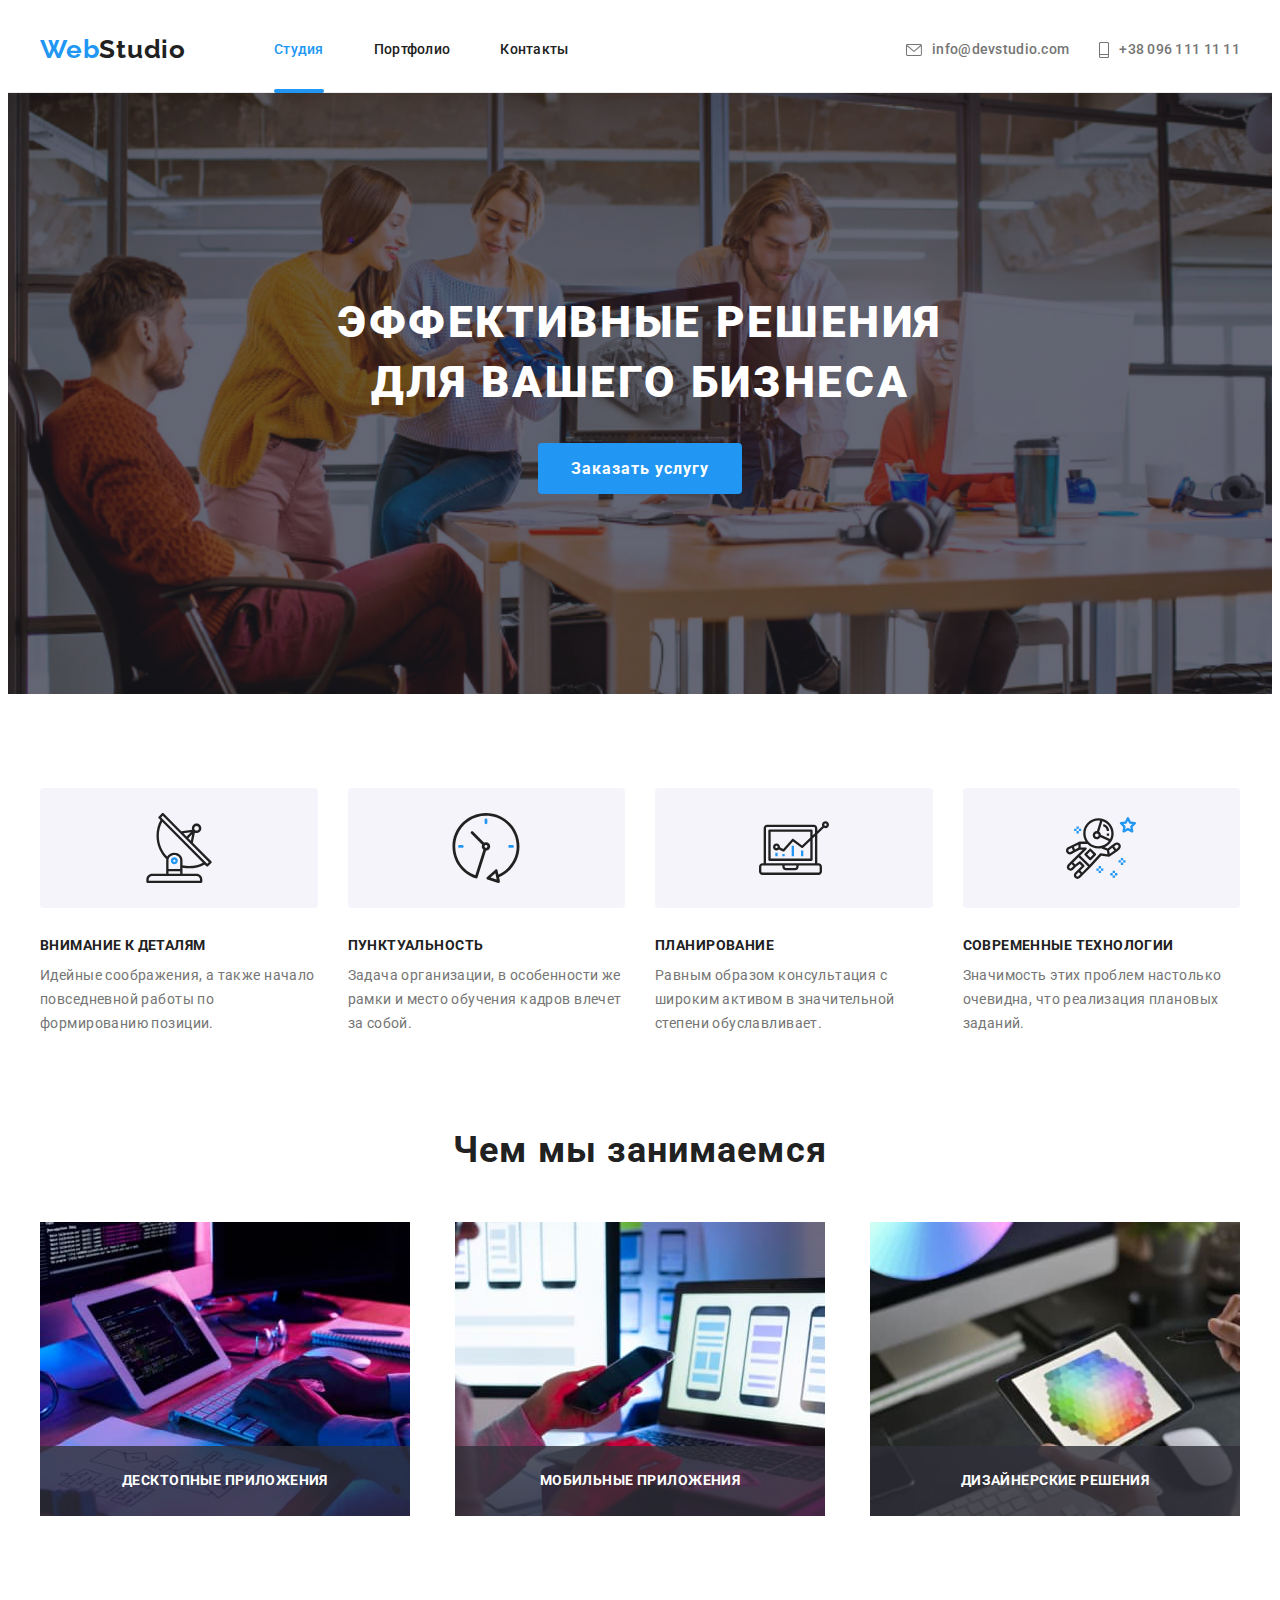
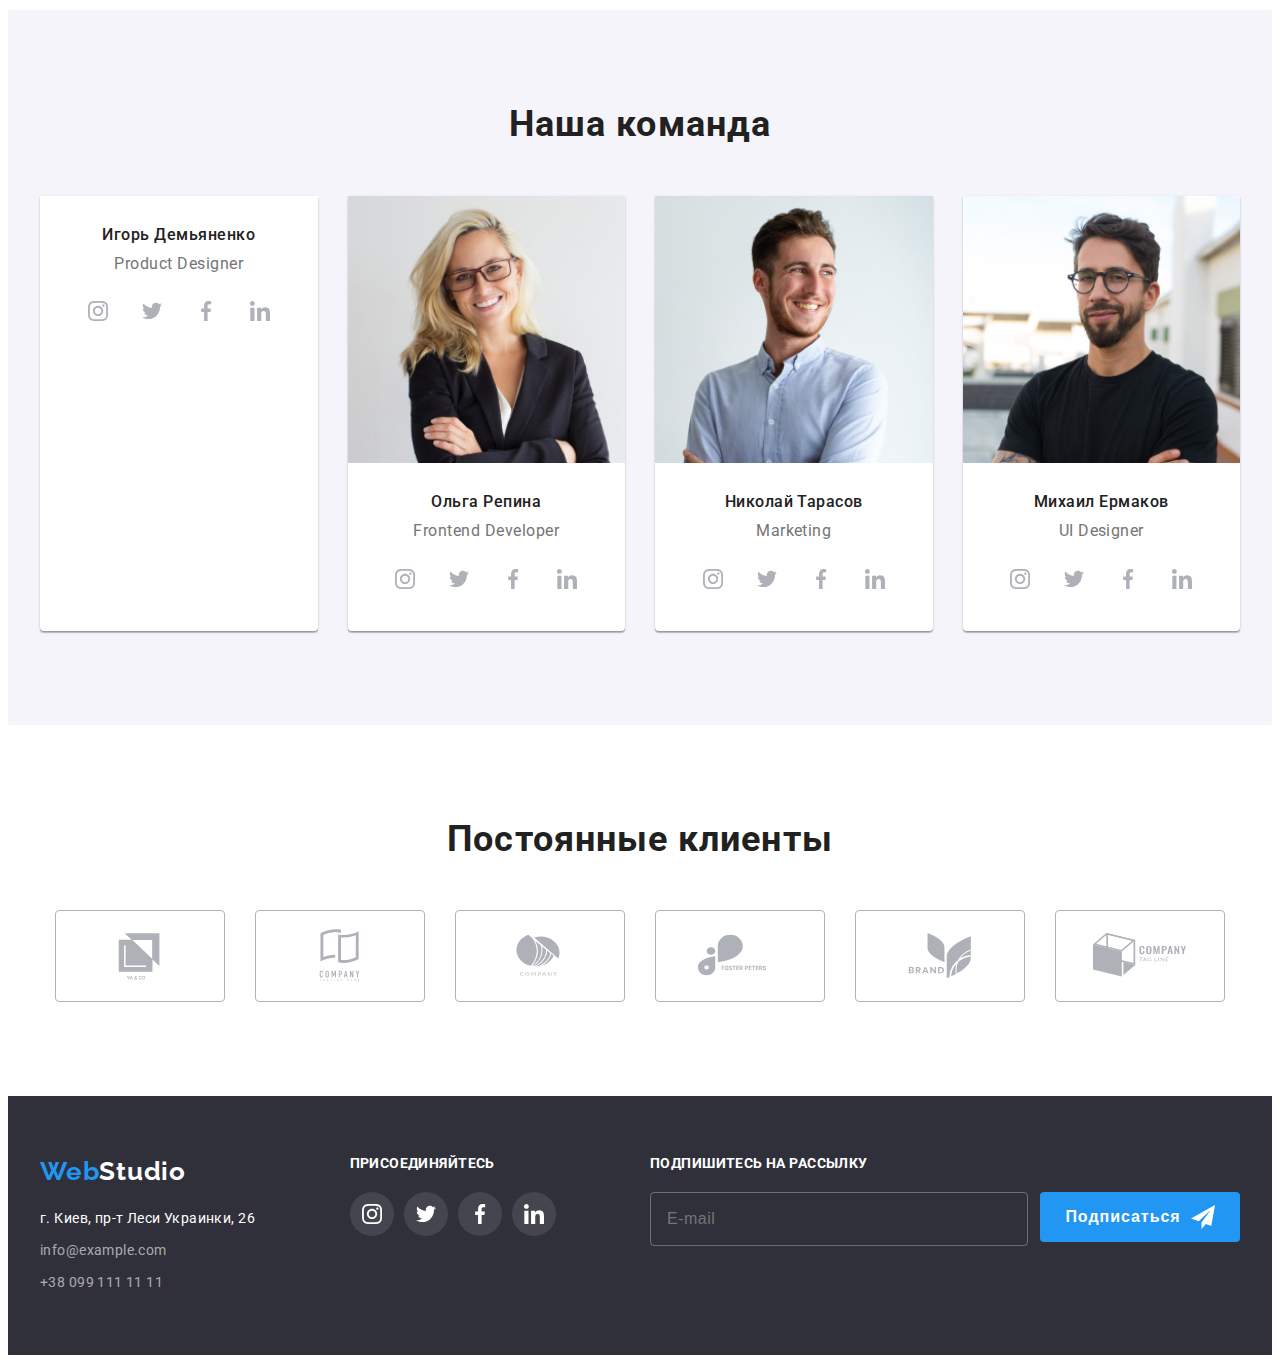
<file: index.html>
<!DOCTYPE html>
<html lang="ru">
<head>
    <meta charset="UTF-8">
    <meta http-equiv="X-UA-Compatible" content="IE=edge">
    <meta name="viewport" content="width=device-width, initial-scale=1.0">
    <title>Document</title>
    <link rel="preconnect" href="https://fonts.googleapis.com">
    <link rel="preconnect" href="https://fonts.gstatic.com" crossorigin>
    <link href="https://fonts.googleapis.com/css2?family=Raleway:wght@700&family=Roboto:wght@400;500;700;900&display=swap"
        rel="stylesheet">
        <link rel="stylesheet" href="https://cdnjs.cloudflare.com/ajax/libs/modern-normalize/1.1.0/modern-normalize.min.css"
            integrity="sha512-wpPYUAdjBVSE4KJnH1VR1HeZfpl1ub8YT/NKx4PuQ5NmX2tKuGu6U/JRp5y+Y8XG2tV+wKQpNHVUX03MfMFn9Q=="
            crossorigin="anonymous" referrerpolicy="no-referrer" />
   
    <link rel="stylesheet" href="./css/main.min.css">
</head>

<body>
    <header class="header">
        <div class="container">
            <div class="main">
                <nav class="nav">
                    <a href="" lang="en" class="logo">Web<span class="header-logo-accent">Studio</span></a>
                    <ul class="nav-list">
                        <li class="nav-list__item"><a href="./index.html" class="nav-list__link current">Студия</a></li>
                        <li class="nav-list__item"><a href="./portfolio.html" class="nav-list__link">Портфолио</a></li>
                        <li class="nav-list__item"><a href="" class="nav-list__link">Контакты</a></li>
                    </ul>
                </nav>
                <ul class="header-adress">
                    <li class="header-adress__item"><a href="mailto:info@devstudio.com" class="header-adress__link--email">
                        <svg class="header-adress__icon--email">
                        <use href="./images/icons.svg#icon-envelope-1"></use>
                    </svg>info@devstudio.com</a></li>
                    <li class="header-adress__item"><a href="tel:+380961111111" class="header-adress__link--tel">
                      <svg class="header-adress__icon--tel">
                        <use href="./images/icons.svg#icon-Vector"></use>
                    </svg>+38 096 111 11 11</a></li>
                </ul>


                <button type="button" class="menu-open-btn" data-mobmenu-open>
                    <svg class="menu-open-icon">
                        <use href="./images/icons.svg#icon-menu"></use>
                    </svg>
                </button>
                <div class="menu__cont is-hidden" data-mobmenu>
                    <div class="container">
                        <button type="button" class="menu-close-btn" data-mobmenu-close>
                            <svg class="menu-close-icon">
                                <use href="./images/icons.svg#icon-Vector-2"></use>
                            </svg>
                        </button>
        
                        <ul class="menu-list">
                            <li class="menu-list__item"><a href="" class="menu-list__link current_mob">Студия</a></li>
                            <li class="menu-list__item"><a href="./portfolio.html" class="menu-list__link">Портфолио</a></li>
                            <li class="menu-list__item"><a href="" class="menu-list__link">Контакты</a></li>
                        </ul>
                        <ul class="menu-adress">
                            
                            <li class="menu-adress__item">
                                <a href="tel:+380961111111" class="menu-adress__link--tel">+38 096 111 11 11</a></li>

                                <li class="menu-adress__item">
                                    <a href="mailto:info@devstudio.com" class="menu-adress__link--email">info@devstudio.com</a></li>
                        </ul>
        
                    <ul class="menu-social-list">
                        <li class="menu-social-list__item">
                            <a href="" class="menu-social-list__img">Instagram</a>
                        </li>
                        <li class="menu-social-list__item">
                            <a href="" class="menu-social-list__img">Twitter</a>
                        </li>
                        <li class="menu-social-list__item">
                            <a href="" class="menu-social-list__img">Facebook</a>
                        </li>
                        <li class="menu-social-list__item">
                            <a href="" class="menu-social-list__img">LinkedIn</a>
                        </li>
                    </ul>
                    </div>
                </div>
            </div>

            </div>
    </header>

    <main>
        <section class="hero">
            <div class="container">
            <h1 class="hero__title">Эффективные решения <br />для вашего бизнеса</h1>
            <button type="button" class="hero__btn" data-modal-open>Заказать услугу</button>
           
            <!--MODAL-->
            <div class="backdrop is-hidden" data-modal>
                <div class="modal">
                <button class="modal-btn" type="button" data-modal-close>
                    <svg class="modal-btn-icon" width="11" height="11">
                        <use href="./images/icons.svg#icon-Vector-2"></use>
                    </svg>
                  </button>

                <form>
                  <p class="modal-title">Оставьте свои данные, мы вам перезвоним</p>
                  <div class="form-field">
                      <label for="name" class="modal-label">Имя</label>
                      <div class="modal-input-wrap">
                    <input type="text" name="name" id="name" class="modal-input">
                    <svg class="modal-icon">
                        <use href="./images/icons.svg#icon-person-black"></use>
                    </svg>
                </div>
                </div>
                
                <div class="form-field">
                    <label for="tel" class="modal-label">Телефон</label>
                    <div class="modal-input-wrap">
                  <input type="text" name="tel" id="tel" class="modal-input">
                  <svg class="modal-icon">
                    <use href="./images/icons.svg#icon-phone-black"></use>
                </svg>
            </div>
                </div>

                  <div class="form-field">
                      <label for="email" class="modal-label">Почта</label>
                      <div class="modal-input-wrap">
                    <input type="email" name="email" id="email" class="modal-input">
                    <svg class="modal-icon">
                        <use href="./images/icons.svg#icon-email-black"></use>
                    </svg>
                </div>
            </div>
                  
                  <div class="form-field">
                    <label for="comment" class="modal-label">Комментарий</label>
                    <textarea name="comment" id="comment" rows="10" placeholder="Введите текст" class="modal-input-comment"></textarea>
                  </div>

                  <div class="form-checkbox">
                    <input type="checkbox" name="policy" id="policy" class="modal-policy visually-hidden">
                    <label for="policy" class="modal-label-policy">
                        <span>
                            <svg class="modal-check-icon">
                                <use href="./images/icons.svg#icon-Vector-1"></use>
                            </svg> 
                        </span>
                        Соглашаюсь с рассылкой и принимаю <a href="google.com" class="modal-check-link">Условия договора</a></label>
                  </div>
                  <button type="submit" class="modal-button">Отправить</button>
                </form> 
            </div>
            </div>
            </div>
        </section>
        
        <section class="section reasons">
            <div class="container">
        <h2 class="visually-hidden">Наши приемущества</h2>
        <ul class="reasons-list">
            <li class="reasons-list__item">
                <a href="" class="reasons-list__icon--link">
                    <svg class="reasons-list__icon" width="70" height="70">
                        <use href="./images/icons.svg#icon-antenna"></use>
                    </svg>
                </a>
                <h3 class="reasons-list__pre--titile">Внимание к деталям</h3>
            <p class="reasons-list__text">Идейные соображения, а также начало повседневной работы по формированию позиции.</p>
        </li>
            <li class="reasons-list__item">
                <a href="" class="reasons-list__icon--link">
                    <svg class="reasons-list__icon" width="70" height="70">
                        <use href="./images/icons.svg#icon-clock"></use>
                    </svg>
                </a>
                <h3 class="reasons-list__pre--titile">Пунктуальность</h3>
            <p class="reasons-list__text">Задача организации, в особенности же рамки и место обучения кадров влечет за собой.</p>
        </li>
            <li class="reasons-list__item">
                <a href="" class="reasons-list__icon--link">
                    <svg class="reasons-list__icon" width="70" height="70">
                        <use href="./images/icons.svg#icon-diagram"></use>
                    </svg>
                </a>
                <h3 class="reasons-list__pre--titile">Планирование</h3>
            <p class="reasons-list__text">Равным образом консультация с широким активом в значительной степени обуславливает.</p>
        </li>
            <li class="reasons-list__item">
                <a href="" class="reasons-list__icon--link">
                    <svg class="reasons-list__icon" width="70" height="70">
                        <use href="./images/icons.svg#icon-astronaut"></use>
                    </svg>
                </a>
                <h3 class="reasons-list__pre--titile">Современные технологии</h3>
            <p class="reasons-list__text">Значимость этих проблем настолько очевидна, что реализация плановых заданий.</p>
        </li>
        </ul>
    
        </div>
        </section>
        <section class="section-work">
            <div class="container work">
            <h2 class="title">Чем мы занимаемся</h2>

        <ul class="work-list">
            <li class="work-list__img">
                <img class="work-list__link" src="./images/img_1.jpg" alt="пишем код" width="370" height="294">
                <div class="work-list__actions"><p class="">Десктопные приложения</p></div>
            </li>
            <li class="work-list__img"><img class="work-list__link" src="./images/img_2.jpg" alt="мобильное приложение" width="370" height="294">
            <div class="work-list__actions">
                <p class="">Мобильные приложения</p>
            </div>
        </li>
            <li class="work-list__img"><img class="work-list__link" src="./images/img_3.jpg" alt="цветовое оформление" width="370" height="294">
            <div class="work-list__actions">
                <p class="">Дизайнерские решения</p>
            </div>
        </li>
        </ul>
        </div>
    </section>

    <section class="section about">
        <div class="container">
        <h2 class="title">Наша команда</h2>
        <ul class="about-list">
           <li class="about-list__item">
                <picture>
                    <source srcset="./images/ihor.jpg 1x, 
                          ./images/ihor_2x.jpg 2x" media="(min-width: 1200px)" />
                    <source srcset="./images/ihor_tab.jpg 1x, 
                                  ./images/ihor_tab_2x.jpg 2x" media="(min-width: 768px)" />
                
                    <source srcset="./images/ihor_mob.jpg 1x, 
                                  ./images/ihor_mob_2x.jpg 2x" media="(min-width: 380px)" />
                                  <source srcset="./images/bg_img_tab.jpg 1x, ./images/bg_img_"
                <img class="about-list__link" src="./images/ihor.jpg" alt="Игорь Демьяненко">
                </picture>
             
            <div class="about-list__name">
                <h3 class="about-list__pre--title">Игорь Демьяненко</h3>
            <p lang="en" class="about-list__text">Product Designer</p>
            <ul class="about-social-list">
                <li class="about-social-list__item">
                    <a href="" class="about-social-list__link">
                    <svg  class="about-social-list__icon" width="20" height="20">
                        <use href="./images/icons.svg#icon-instagram"></use>
                    </svg>
                    </a>
                    </li>
                    <li class="about-social-list__item">
                        <a href="" class="about-social-list__link">
                        <svg  class="about-social-list__icon" width="20" height="20">
                            <use href="./images/icons.svg#icon-twitter"></use>
                        </svg>
                        </a>
                        </li>
                        <li class="about-social-list__item">
                            <a href="" class="about-social-list__link">
                            <svg  class="about-social-list__icon" width="20" height="20">
                                <use href="./images/icons.svg#icon-facebook"></use>
                            </svg>
                            </a>
                            </li>
                            <li class="about-social-list__item">
                                <a href="" class="about-social-list__link">
                                <svg  class="about-social-list__icon" width="20" height="20">
                                    <use href="./images/icons.svg#icon-linkedin"></use>
                                </svg>
                                </a>
                                </li>
                </ul>
            </div>
               </li>
               <li class="about-list__item">
                <picture>
                    <source srcset="./images/olha.jpg 1x, 
                                    ./images/olha_2x.jpg 2x" media="(min-width: 1200px)" />
                    <source srcset="./images/olha_tab.jpg 1x, 
                                            ./images/olha_tab_2x.jpg 2x" media="(min-width: 768px)" />
                
                    <source srcset="./images/olha_mob.jpg 1x, 
                                            ./images/olha_mob_2x.jpg 2x" media="(min-width: 380px)" />
                <img class="about-list__link" src="./images/olha.jpg" alt="Ольга Репина">
                </picture>
                 
                <div class="about-list__name">
                    <h3 class="about-list__pre--title">Ольга Репина</h3>
                    <p lang="en" class="about-list__text">Frontend Developer</p>
                    <ul class="about-social-list">
                        <li class="about-social-list__item">
                            <a href="" class="about-social-list__link">
                            <svg  class="about-social-list__icon" width="20" height="20">
                                <use href="./images/icons.svg#icon-instagram"></use>
                            </svg>
                            </a>
                            </li>
                            <li class="about-social-list__item">
                                <a href="" class="about-social-list__link">
                                <svg  class="about-social-list__icon" width="20" height="20">
                                    <use href="./images/icons.svg#icon-twitter"></use>
                                </svg>
                                </a>
                                </li>
                                <li class="about-social-list__item">
                                    <a href="" class="about-social-list__link">
                                    <svg  class="about-social-list__icon" width="20" height="20">
                                        <use href="./images/icons.svg#icon-facebook"></use>
                                    </svg>
                                    </a>
                                    </li>
                                    <li class="about-social-list__item">
                                        <a href="" class="about-social-list__link">
                                        <svg  class="about-social-list__icon" width="20" height="20">
                                            <use href="./images/icons.svg#icon-linkedin"></use>
                                        </svg>
                                        </a>
                                        </li>
                        </ul>
                </div>
               </li>
               <li class="about-list__item">
                    <picture>
                        <source srcset="./images/nikola.jpg 1x, 
                                                ./images/nikola_2x.jpg 2x" media="(min-width: 1200px)" />
                        <source srcset="./images/nikola_tab.jpg 1x, 
                                                        ./images/nikola_tab_2x.jpg 2x" media="(min-width: 768px)" />
                    
                        <source srcset="./images/nikola_mob.jpg 1x, 
                                                        ./images/nikola_mob_2x.jpg 2x" media="(min-width: 380px)" />
                            <img class="about-list__link" src="./images/nikola.jpg" alt="Николай Тарасов">
                    </picture>
            
                <div class="about-list__name">
                    <h3 class="about-list__pre--title">Николай Тарасов</h3>
                    <p lang="en" class="about-list__text">Marketing</p>
                    <ul class="about-social-list">
                        <li class="about-social-list__item">
                            <a href="" class="about-social-list__link">
                            <svg  class="about-social-list__icon" width="20" height="20">
                                <use href="./images/icons.svg#icon-instagram"></use>
                            </svg>
                            </a>
                            </li>
                            <li class="about-social-list__item">
                                <a href="" class="about-social-list__link">
                                <svg  class="about-social-list__icon" width="20" height="20">
                                    <use href="./images/icons.svg#icon-twitter"></use>
                                </svg>
                                </a>
                                </li>
                                <li class="about-social-list__item">
                                    <a href="" class="about-social-list__link">
                                    <svg  class="about-social-list__icon" width="20" height="20">
                                        <use href="./images/icons.svg#icon-facebook"></use>
                                    </svg>
                                    </a>
                                    </li>
                                    <li class="about-social-list__item">
                                        <a href="" class="about-social-list__link">
                                        <svg  class="about-social-list__icon" width="20" height="20">
                                            <use href="./images/icons.svg#icon-linkedin"></use>
                                        </svg>
                                        </a>
                                        </li>
                        </ul>
                </div>
               </li>
               <li class="about-list__item">
                <picture>
                    <source srcset="./images/miha.jpg 1x, 
                                            ./images/miha_2x.jpg 2x" media="(min-width: 1200px)" />
                    <source srcset="./images/miha_tab.jpg 1x, 
                                                    ./images/miha_tab_2x.jpg 2x" media="(min-width: 768px)" />
                
                    <source srcset="./images/miha_mob.jpg 1x, 
                                                    ./images/miha_mob_2x.jpg 2x" media="(min-width: 380px)" />
                <img class="about-list__link" src="./images/mihail.jpg" alt="Михаил Ермаков">
                </picture>
                  
                <div class="about-list__name">
                    <h3 class="about-list__pre--title">Михаил Ермаков</h3>
                    <p lang="en" class="about-list__text">UI Designer</p>
                    <ul class="about-social-list">
                        <li class="about-social-list__item">
                            <a href="" class="about-social-list__link">
                            <svg  class="about-social-list__icon" width="20" height="20">
                                <use href="./images/icons.svg#icon-instagram"></use>
                            </svg>
                            </a>
                            </li>
                            <li class="about-social-list__item">
                                <a href="" class="about-social-list__link">
                                <svg  class="about-social-list__icon" width="20" height="20">
                                    <use href="./images/icons.svg#icon-twitter"></use>
                                </svg>
                                </a>
                                </li>
                                <li class="about-social-list__item">
                                    <a href="" class="about-social-list__link">
                                    <svg  class="about-social-list__icon" width="20" height="20">
                                        <use href="./images/icons.svg#icon-facebook"></use>
                                    </svg>
                                    </a>
                                    </li>
                                    <li class="about-social-list__item">
                                        <a href="" class="about-social-list__link">
                                        <svg  class="about-social-list__icon" width="20" height="20">
                                            <use href="./images/icons.svg#icon-linkedin"></use>
                                        </svg>
                                        </a>
                                        </li>
                        </ul>
                </div>
               </li>
            </ul>
            </div>
        </section>

        <section class="section partners">
            <div class="container">
            <h2 class="title">Постоянные клиенты</h2>
            <ul class="partners-list">
                <li class="partners-list__item">
                    <a href="" class="partners-list__link">
                        <svg class="partners-list__icon" width="106" height="60">
                            <use href="./images/icons.svg#icon-Logo"></use>
                        </svg>
                    </a>
                </li>
                <li class="partners-list__item">
                    <a href="" class="partners-list__link">
                        <svg class="partners-list__icon" width="106" height="60">
                            <use href="./images/icons.svg#icon-Logo-1"></use>
                        </svg>
                    </a>
                </li>
                <li class="partners-list__item">
                    <a href="" class="partners-list__link">
                        <svg class="partners-list__icon" width="106" height="60">
                            <use href="./images/icons.svg#icon-Logo-2"></use>
                        </svg>
                    </a>
                </li>
                <li class="partners-list__item">
                    <a href="" class="partners-list__link">
                        <svg class="partners-list__icon" width="106" height="60">
                            <use href="./images/icons.svg#icon-Logo-3"></use>
                        </svg>
                    </a>
                </li>
                <li class="partners-list__item">
                    <a href="" class="partners-list__link">
                        <svg class="partners-list__icon" width="106" height="60">
                            <use href="./images/icons.svg#icon-Logo-4"></use>
                        </svg>
                    </a>
                </li>
                <li class="partners-list__item">
                    <a href="" class="partners-list__link">
                        <svg class="partners-list__icon" width="106" height="60">
                            <use href="./images/icons.svg#icon-Logo-5"></use>
                        </svg>
                    </a>
                </li>
            </ul>
            </div>
        </section>

    </main>
    


    <footer>
        <div class="container footer-container">
            <div class="footer-contakt">
         <div class="footer-logo">
            <a href="" lang="en" class="logo">Web<span class="footer-logo-accent">Studio</span></a>
         </div>
        <address>
            <ul class="footer-list">
                <li class="footer-list__item"><a href="https://goo.gl/maps/ytzTi8YxMLyK7yX88" 
                    target="_blank" 
                    rel="noopener noreferrer nofollow" class="footer-list__adress">г. Киев, пр-т Леси Украинки, 26</a></li>
                <li class="footer-list__item"><a href="mailto:info@example.com" class="footer-list__email">info@example.com</a></li>
                <li class="footer-list__item"><a href="tel:+380991111111" class="footer-list__tel">+38 099 111 11 11</a></li>
            </ul>
        </address>
        </div>

        <div class="footer-social">
            <h2 class="footer-title">присоединяйтесь</h2>
            <ul class="footer-social-list">
                <li class="footer-social-list__item"><a href="" class="footer-social-list__link">
                    <svg class="footer-social-list__icon" width="20" height="20">
                        <use href="./images/icons.svg#icon-instagram"></use>
                    </svg>
                </a>
            </li>
            <li class="footer-social-list__item"><a href="" class="footer-social-list__link">
                <svg class="footer-social-list__icon" width="20" height="20">
                        <use href="./images/icons.svg#icon-twitter"></use>
                    </svg>
                </a>
            </li>
            <li class="footer-social-list__item"><a href="" class="footer-social-list__link">
                <svg class="footer-social-list__icon" width="20" height="20">
                        <use href="./images/icons.svg#icon-facebook"></use>
                    </svg>
                </a>
            </li>
            <li class="footer-social-list__item"><a href="" class="footer-social-list__link">
                <svg class="footer-social-list__icon" width="20" height="20">
                        <use href="./images/icons.svg#icon-linkedin"></use>
                    </svg>
                </a>
            </li>
            </ul>
        </div>
        <form class="footer-sent">
            <h2 class="footer-title">Подпишитесь на рассылку</h2>
            <div class="footer-sent-form">
                <input type="email" name="email" placeholder="E-mail" class="footer-sent__input"/>
                <button type="submit" class="footer-sent__btn">Подписаться
                <svg class="footer-sent__icon">
                    <use href="./images/icons.svg#icon-icon-send"></use>
                </svg> 
            </button>
            </div>
        </form>
        </div>
    </footer>

    

<script src="./js/modal.js"></script>
<script src="./js/mobmenu.js"></script>

</body>
</html>
</file>
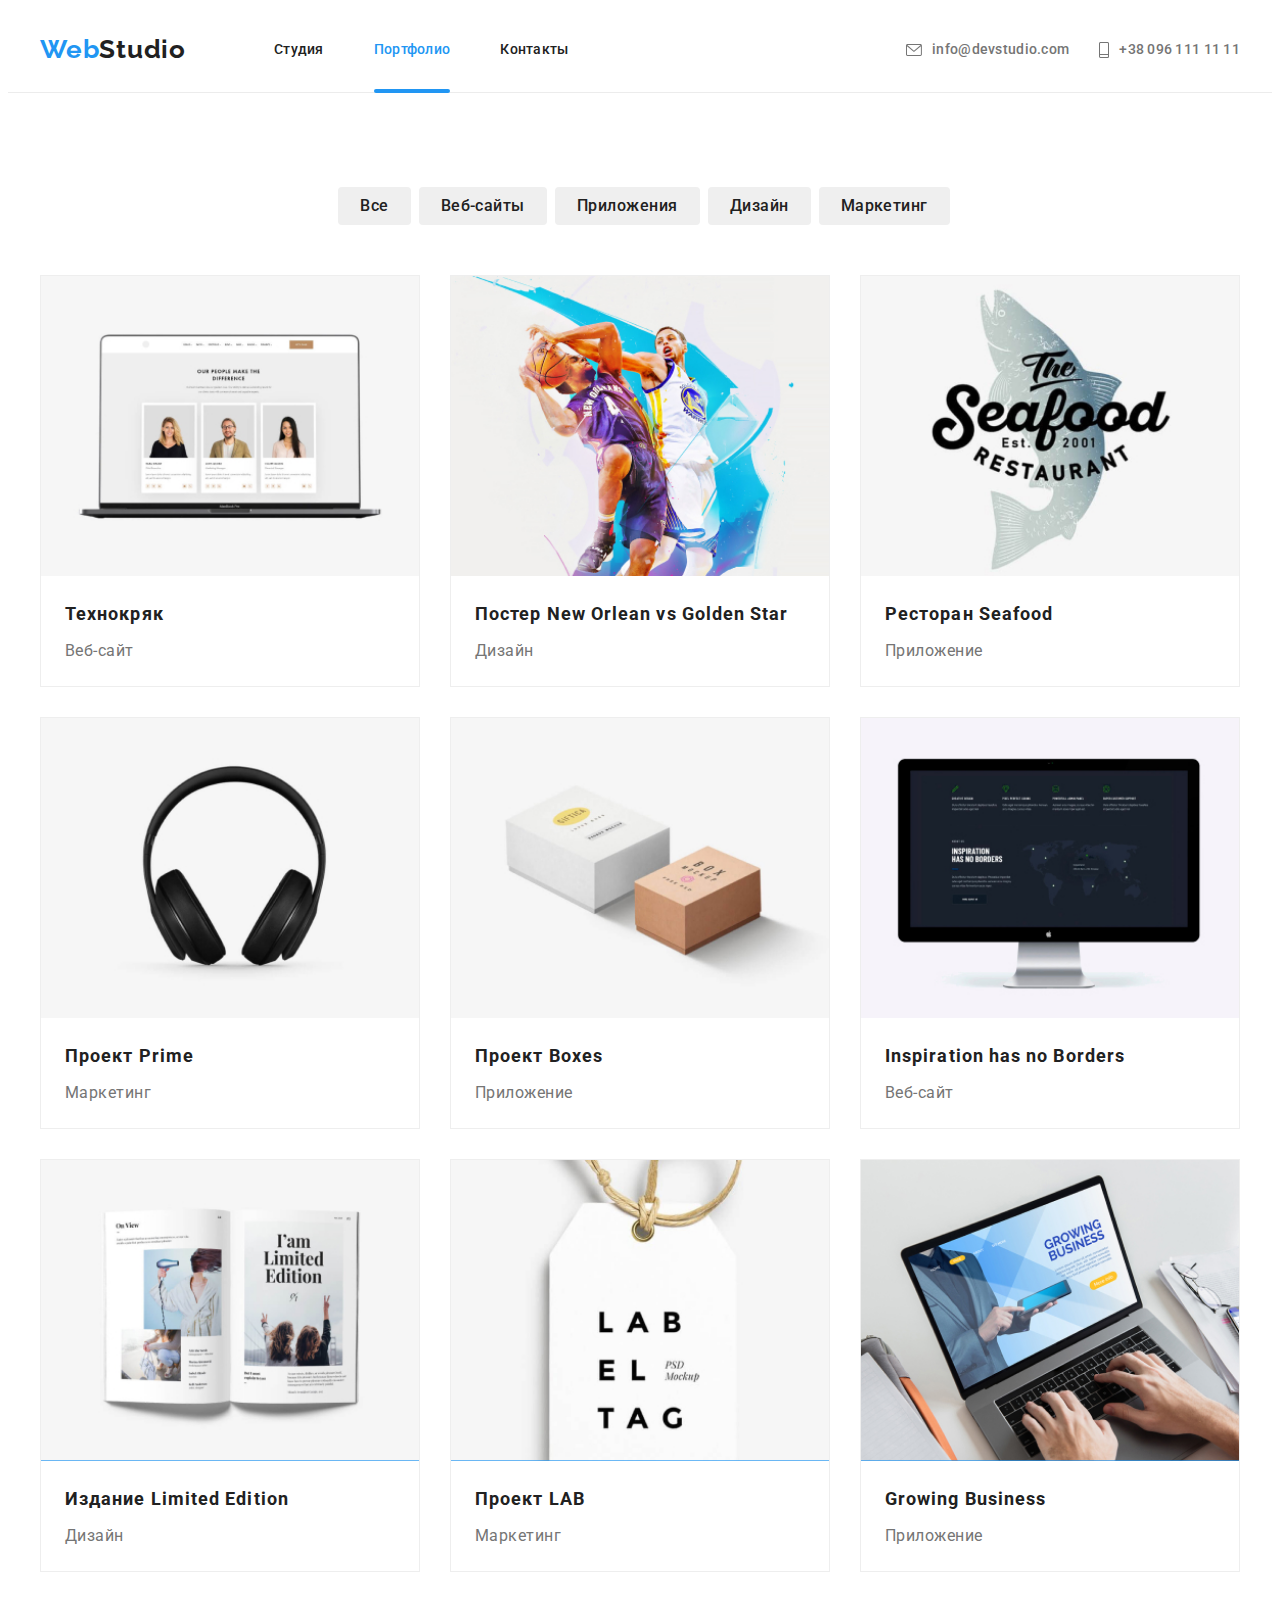
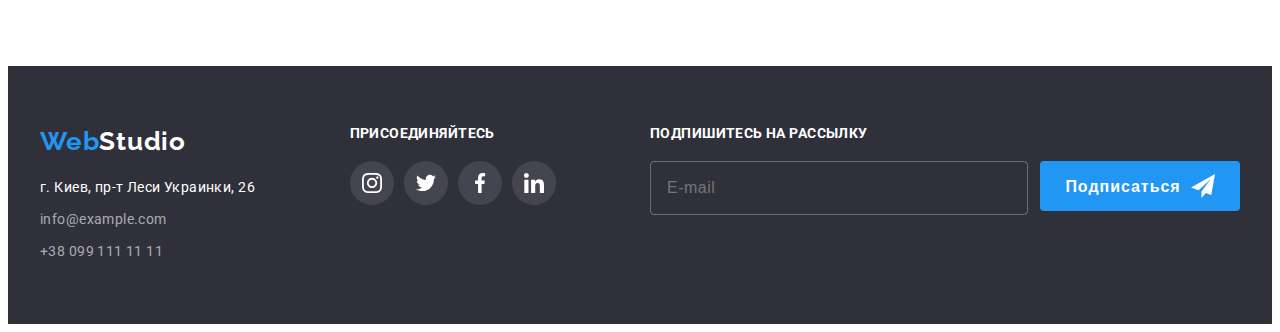
<file: portfolio.html>
<!DOCTYPE html>
<html lang="ru">
<head>
    <meta charset="UTF-8">
    <meta http-equiv="X-UA-Compatible" content="IE=edge">
    <meta name="viewport" content="width=device-width, initial-scale=1.0">
    <title>Document</title>
    <link rel="preconnect" href="https://fonts.googleapis.com">
    <link rel="preconnect" href="https://fonts.gstatic.com" crossorigin>
    <link href="https://fonts.googleapis.com/css2?family=Raleway:wght@700&family=Roboto:wght@400;500;700&display=swap"
        rel="stylesheet">
        <link rel="stylesheet" href="https://cdnjs.cloudflare.com/ajax/libs/modern-normalize/1.1.0/modern-normalize.min.css"
            integrity="sha512-wpPYUAdjBVSE4KJnH1VR1HeZfpl1ub8YT/NKx4PuQ5NmX2tKuGu6U/JRp5y+Y8XG2tV+wKQpNHVUX03MfMFn9Q=="
            crossorigin="anonymous" referrerpolicy="no-referrer" />

    <link rel="stylesheet" href="./css/main.min.css">
</head>

<body>
<header class="header">
    <div class="container">
        <div class="main">
            <nav class="nav">
                <a href="" lang="en" class="logo">Web<span class="header-logo-accent">Studio</span></a>
                <ul class="nav-list">
                    <li class="nav-list__item"><a href="./index.html" class="nav-list__link ">Студия</a></li>
                    <li class="nav-list__item"><a href="./portfolio.html" class="nav-list__link current">Портфолио</a></li>
                    <li class="nav-list__item"><a href="" class="nav-list__link">Контакты</a></li>
                </ul>
            </nav>
            <ul class="header-adress">
                <li class="header-adress__item"><a href="mailto:info@devstudio.com" class="header-adress__link--email">
                        <svg class="header-adress__icon--email">
                            <use href="./images/icons.svg#icon-envelope-1"></use>
                        </svg>info@devstudio.com</a></li>
                <li class="header-adress__item"><a href="tel:+380961111111" class="header-adress__link--tel">
                        <svg class="header-adress__icon--tel">
                            <use href="./images/icons.svg#icon-Vector"></use>
                        </svg>+38 096 111 11 11</a></li>
            </ul>


            <button type="button" class="menu-open-btn" data-mobmenu-open>
                <svg class="menu-open-icon">
                    <use href="./images/icons.svg#icon-menu"></use>
                </svg>
            </button>
            <div class="menu__cont is-hidden" data-mobmenu>
                <div class="container">
                    <button type="button" class="menu-close-btn" data-mobmenu-close>
                        <svg class="menu-close-icon">
                            <use href="./images/icons.svg#icon-Vector-2"></use>
                        </svg>
                    </button>

                    <div>
                        <ul class="menu-list">
                            <li class="menu-list__item"><a href="./index.html" class="menu-list__link">Студия</a></li>
                            <li class="menu-list__item"><a href="" class="menu-list__link current_mob ">Портфолио</a>
                            </li>
                            <li class="menu-list__item"><a href="" class="menu-list__link">Контакты</a></li>
                        </ul>
                    </div>

                  <div>
                    <ul class="menu-adress">

                        <li class="menu-adress__item">
                            <a href="tel:+380961111111" class="menu-adress__link--tel">+38 096 111 11 11</a>
                        </li>

                        <li class="menu-adress__item">
                            <a href="mailto:info@devstudio.com" class="menu-adress__link--email">info@devstudio.com</a>
                        </li>
                    </ul>
                  </div>

                    <div>
                        <ul class="menu-social-list">
                            <li class="menu-social-list__item">
                                <a href="" class="menu-social-list__img">Instagram</a>
                            </li>
                            <li class="menu-social-list__item">
                                <a href="" class="menu-social-list__img">Twitter</a>
                            </li>
                            <li class="menu-social-list__item">
                                <a href="" class="menu-social-list__img">Facebook</a>
                            </li>
                            <li class="menu-social-list__item">
                                <a href="" class="menu-social-list__img">LinkedIn</a>
                            </li>
                        </ul>
                    </div>
                </div>
            </div>
        </div>

    </div>
</header>

    
    <main>
        
        <section class="section">
            <section class="container">
            <h1 class="visually-hidden">Фильтр</h1>
            <ul class="filtr-list">
                <li class="filtr-list__item"><button type="button" class="filtr-list__btm">Все</button></li>
                <li class="filtr-list__item"><button type="button" class="filtr-list__btm">Веб-сайты</button></li>
                <li class="filtr-list__item"><button type="button" class="filtr-list__btm">Приложения</button></li>
                <li class="filtr-list__item"><button type="button" class="filtr-list__btm">Дизайн</button></li>
                <li class="filtr-list__item"><button type="button" class="filtr-list__btm">Маркетинг</button></li>
            </ul>
        
           <section class="section-gallery">
            <ul class="gallery-list">
                <li class="gallery-list__item" tabindex="0">
                    <!-- <a href="" class="gallery-link"> -->
                        <div class="gallery-list__img">
                            <picture>
                                <source srcset="./images/g1.jpg 1x, 
                                                          ./images/g1_2x.jpg 2x" media="(min-width: 1200px)" />
                                <source srcset="./images/g1_tab.jpg 1x, 
                                                                  ./images/g1_tab_2x.jpg 2x" media="(min-width: 768px)" />
                            
                                <source srcset="./images/g1_mob.jpg 1x, 
                                                                  ./images/g1_mob_2x.jpg 2x" media="(max-width: 767px)" />
                                <img src="/images/g1.jpg" alt="Технокряк">
                            </picture>
                            <p class="gallery-list__top--text">Ресурс предлагает комплексные предложения с разным уровнем функционала и сервисов. Все это
                                позволит посетителю получить
                                исчерпывающие сведения о компании или частном лице.</p>
                        </div>
                    <div class="gallery-desk">
                        <h2 class="gallery-list__title">Технокряк</h2>
                        <p class="gallery-list__text">Веб-сайт</p>
                    </div>
                    
                </li>
                <li class="gallery-list__item" tabindex="0">
                    <!-- <a href="" class="gallery-link"> -->
                        <div class="gallery-list__img">
                    <picture>
                        <source srcset="./images/g2.jpg 1x, 
                                                                      ./images/g2_2x.jpg 2x" media="(min-width: 1200px)" />
                        <source srcset="./images/g2_tab.jpg 1x, 
                                                                              ./images/g2_tab_2x.jpg 2x" media="(min-width: 768px)" />
                    
                        <source srcset="./images/g2_mob.jpg 1x, 
                                                                              ./images/g2_mob_2x.jpg 2x" media="(max-width: 767px)" />
                        <img src="/images/g2.jpg" alt="Постер New Orlean vs Golden Star">
                    </picture>
                    <p class="gallery-list__top--text">Ресурс предлагает комплексные предложения с разным уровнем функционала и сервисов. Все это
                        позволит посетителю получить
                        исчерпывающие сведения о компании или частном лице.</p>
                        </div>
                    <div class="gallery-desk">
                        <h2 class="gallery-list__title">Постер New Orlean vs Golden Star</h2>
                        <p class="gallery-list__text">Дизайн</p>
                    </div>                            
                   
                </li>
                <li class="gallery-list__item" tabindex="0">
                    <!-- <a href="" class="gallery-link"> -->
                        <div class="gallery-list__img">
                <picture>
                    <source srcset="./images/g3.jpg 1x, 
                                        ./images/g3_2x.jpg 2x" media="(min-width: 1200px)" />
                    <source srcset="./images/g3_tab.jpg 1x, 
                        ./images/g3_tab_2x.jpg 2x"
                        media="(min-width: 768px)" />
                
                    <source srcset="./images/g3_mob.jpg 1x, 
                       ./images/g3_mob_2x.jpg 2x"
                        media="(max-width: 767px)" />
                    <img src="/images/g3.jpg" alt="Ресторан Seafood">
                </picture>
                    <p class="gallery-list__top--text">Ресурс предлагает комплексные предложения с разным уровнем функционала и сервисов. Все это
                        позволит посетителю получить
                        исчерпывающие сведения о компании или частном лице.</p>
                        </div>
                    <div class="gallery-desk">
                        <h2 class="gallery-list__title">Ресторан Seafood</h2>
                        <p class="gallery-list__text">Приложение</p>
                    </div>                            
                    
                </li>
                <li class="gallery-list__item" tabindex="0">
                    <!-- <a href="" class="gallery-link"> -->
                        <div class="gallery-list__img">
                <picture>
                    <source srcset="./images/g4.jpg 1x, 
                                        ./images/g4_2x.jpg 2x" media="(min-width: 1200px)" />
                    <source srcset="./images/g4_tab.jpg 1x, 
                                       ./images/g4_tab_2x.jpg 2x" media="(min-width: 768px)" />
                
                    <source srcset="./images/g4_mob.jpg 1x, 
                                    ./images/g4_mob_2x.jpg 2x" media="(max-width: 767px)" />
                    <img src="/images/g4.jpg" alt="Проект Prime">
                </picture>
                    <p class="gallery-list__top--text">Ресурс предлагает комплексные предложения с разным уровнем функционала и сервисов. Все это
                        позволит посетителю получить
                        исчерпывающие сведения о компании или частном лице.</p>
                        </div>
                    <div class="gallery-desk">
                        <h2 class="gallery-list__title">Проект Prime</h2>
                    <p class="gallery-list__text">Маркетинг</p>
                </div>                            
               
                </li>
                <li class="gallery-list__item" tabindex="0">
                    <!-- <a href="" class="gallery-link"> -->
                        <div class="gallery-list__img">
                    <picture>
                        <source srcset="./images/g5.jpg 1x, 
                                             ./images/g5_2x.jpg 2x" media="(min-width: 1200px)" />
                        <source srcset="./images/g5_tab.jpg 1x, 
                                         ./images/g5_tab_2x.jpg 2x" media="(min-width: 768px)" />
                    
                        <source srcset="./images/g5_mob.jpg 1x, 
                                          ./images/g5_mob_2x.jpg 2x" media="(max-width: 767px)" />
                        <img src="/images/g5.jpg" alt="Проект Boxes">
                    </picture>
                    <p class="gallery-list__top--text">Ресурс предлагает комплексные предложения с разным уровнем функционала и сервисов. Все это
                        позволит посетителю получить
                        исчерпывающие сведения о компании или частном лице.</p>
                        </div>
                    <div class="gallery-desk">
                        <h2 class="gallery-list__title">Проект Boxes</h2>
                        <p class="gallery-list__text">Приложение</p>
                    </div>                            
                    
                </li>
                <li class="gallery-list__item" tabindex="0">
                    <!-- <a href="" class="gallery-link"> -->
                        <div class="gallery-list__img">
                            <picture>
                                <source srcset="./images/g6.jpg 1x, 
                                                                        ./images/g6_2x.jpg 2x" media="(min-width: 1200px)" />
                                <source srcset="./images/g6_tab.jpg 1x, 
                                         ./images/g6_tab_2x.jpg 2x" media="(min-width: 768px)" />
                            
                                <source srcset="./images/g6_mob.jpg 1x, 
                                          ./images/g6_mob_2x.jpg 2x" media="(max-width: 767px)" />
                                <img src="/images/g6.jpg" alt="Inspiration has no Borders">
                            </picture>
                   
                    <p class="gallery-list__top--text">Ресурс предлагает комплексные предложения с разным уровнем функционала и сервисов. Все это
                        позволит посетителю получить
                        исчерпывающие сведения о компании или частном лице.</p>
                    </div>
                    <div class="gallery-desk">
                        <h2 class="gallery-list__title">Inspiration has no Borders</h2>
                        <p class="gallery-list__text">Веб-сайт</p>
                    </div>                            
                    
                </li>
                <li class="gallery-list__item" tabindex="0">
                    <!-- <a href="" class="gallery-link"> -->
                        <div class="gallery-list__img">
                    <picture>
                        <source srcset="./images/g7.jpg 1x, 
                                             ./images/g7_2x.jpg 2x" media="(min-width: 1200px)" />
                        <source srcset="./images/g7_tab.jpg 1x, 
                                        ./images/g7_tab_2x.jpg 2x" media="(min-width: 768px)" />
                    
                        <source srcset="./images/g7_mob.jpg 1x, 
                                                      ./images/g7_mob_2x.jpg 2x" media="(max-width: 767px)" />
                        <img src="/images/g7.jpg" alt="Издание Limited Edition">
                    </picture>
                    <p class="gallery-list__top--text">Ресурс предлагает комплексные предложения с разным уровнем функционала и сервисов. Все это
                        позволит посетителю получить
                        исчерпывающие сведения о компании или частном лице.</p>
                        </div>
                    <div class="gallery-desk">
                        <h2 class="gallery-list__title">Издание Limited Edition</h2>
                        <p class="gallery-list__text">Дизайн</p>
                    </div>                            
                   
                </li>
                <li class="gallery-list__item" tabindex="0">
                    <!-- <a href="" class="gallery-link"> -->
                        <div class="gallery-list__img">
                    <picture>
                        <source srcset="./images/g8.jpg 1x, 
                                                                                    ./images/g8_2x.jpg 2x" media="(min-width: 1200px)" />
                        <source srcset="./images/g8_tab.jpg 1x, 
                                                     ./images/g8_tab_2x.jpg 2x" media="(min-width: 768px)" />
                    
                        <source srcset="./images/g8_mob.jpg 1x, 
                                                      ./images/g8_mob_2x.jpg 2x" media="(max-width: 767px)" />
                        <img src="/images/g8.jpg" alt="Проект LAB">
                    </picture>
                    <p class="gallery-list__top--text">Ресурс предлагает комплексные предложения с разным уровнем функционала и сервисов. Все это
                        позволит посетителю получить
                        исчерпывающие сведения о компании или частном лице.</p>
                        </div>
                    <div class="gallery-desk">
                        <h2 class="gallery-list__title">Проект LAB</h2>
                        <p class="gallery-list__text">Маркетинг</p>
                    </div>                            
                    
                </li>
                <li class="gallery-list__item" tabindex="0">
                    <!-- <a href="" class="gallery-link"> -->
                        <div class="gallery-list__img">
                <picture>
                    <source srcset="./images/g9.jpg 1x, 
                                                                                ./images/g9_2x.jpg 2x" media="(min-width: 1200px)" />
                    <source srcset="./images/g9_tab.jpg 1x, 
                                                 ./images/g9_tab_2x.jpg 2x" media="(min-width: 768px)" />
                
                    <source srcset="./images/g9_mob.jpg 1x, 
                                                  ./images/g9_mob_2x.jpg 2x" media="(max-width: 767px)" />
                    <img src="/images/g9.jpg" alt="Growing Business">
                </picture>
                    <p class="gallery-list__top--text">Ресурс предлагает комплексные предложения с разным уровнем функционала и сервисов. Все это
                        позволит посетителю получить
                        исчерпывающие сведения о компании или частном лице.</p>
                        </div>
                    <div class="gallery-desk">
                        <h2 class="gallery-list__title">Growing Business</h2>
                    <p class="gallery-list__text">Приложение</p>
                </div>
                
                </li>
            </ul>
            </div>
            </section>
            </section>
            
    </main>

    <footer>
        <div class="container footer-container">
            <div class="footer-contakt">
                <div class="footer-logo">
                    <a href="" lang="en" class="logo">Web<span class="footer-logo-accent">Studio</span></a>
                 </div>
        <address>
            <ul class="footer-list">
                <li class="footer-list__item"><a href="https://goo.gl/maps/ytzTi8YxMLyK7yX88" 
                    target="_blank" 
                    rel="noopener noreferrer nofollow" class="footer-list__adress">г. Киев, пр-т Леси Украинки, 26</a></li>
                <li class="footer-list__item"><a href="mailto:info@example.com" class="footer-list__email">info@example.com</a></li>
                <li class="footer-list__item"><a href="tel:+380991111111" class="footer-list__tel">+38 099 111 11 11</a></li>
            </ul>
        </address>
        </div>

        <div class="footer-social">
            <h2 class="footer-title">присоединяйтесь</h2>
            <ul class="footer-social-list">
                <li class="footer-social-list__item"><a href="" class="footer-social-list__link">
                    <svg class="footer-social-list__icon" width="20" height="20">
                        <use href="./images/icons.svg#icon-instagram"></use>
                    </svg>
                </a>
            </li>
            <li class="footer-social-list__item"><a href="" class="footer-social-list__link">
                <svg class="footer-social-list__icon" width="20" height="20">
                        <use href="./images/icons.svg#icon-twitter"></use>
                    </svg>
                </a>
            </li>
            <li class="footer-social-list__item"><a href="" class="footer-social-list__link">
                <svg class="footer-social-list__icon" width="20" height="20">
                        <use href="./images/icons.svg#icon-facebook"></use>
                    </svg>
                </a>
            </li>
            <li class="footer-social-list__item"><a href="" class="footer-social-list__link">
                <svg class="footer-social-list__icon" width="20" height="20">
                        <use href="./images/icons.svg#icon-linkedin"></use>
                    </svg>
                </a>
            </li>
            </ul>
        </div>
        <form class="footer-sent">
            <h2 class="footer-title">Подпишитесь на рассылку</h2>
            <div class="footer-sent-form">
                <input type="email" name="email" placeholder="E-mail" class="footer-sent__input"/>
                <button type="submit" class="footer-sent__btn">Подписаться
                <svg class="footer-sent__icon">
                    <use href="./images/icons.svg#icon-icon-send"></use>
                </svg> 
            </button>
            </div>
        </form>
        </div>
    </footer>
    <script src="./js/mobmenu.js"></script>
    </body>
    
    </html>
</file>
<file: css/main.min.css>
:root{--header-text-color: #212121;--btn-color: #ffffff;--accent-color: #2196f3;--title-color: #212121;--text-color: #757575}.visually-hidden{position:absolute;white-space:nowrap;width:1px;height:1px;overflow:hidden;border:0;padding:0;clip:rect(0 0 0 0);clip-path:inset(50%);margin:-1px}.visually-hidden{position:absolute;white-space:nowrap;width:1px;height:1px;overflow:hidden;border:0;padding:0;clip:rect(0 0 0 0);clip-path:inset(50%);margin:-1px}.header-logo,.header-link,.header-link-email,.header-link-tel,.footer-logo,.footer-link-adress,.footer-link-email,.footer-link-tel{text-decoration:none}p,h1,h2,h3,h4{margin:0}ul{list-style:none;margin:0;padding:0}img{display:block;width:100%;height:auto}a{text-decoration:none}body{font-family:"Roboto", sans-serif}button{cursor:pointer}.topic{margin-top:94px;margin-bottom:50px;color:var(--title-color)}.title{font-weight:700;font-size:28px;line-height:1.18;letter-spacing:.03em;text-align:center;margin-bottom:30px;color:var(--title-color)}@media screen and (min-width: 1200px){.title{font-weight:700;font-size:36px;line-height:1.16;letter-spacing:.03em;margin-bottom:50px}}.backdrop{position:fixed;top:0;left:0;width:100%;height:100%;background-color:rgba(0,0,0,0.2);opacity:1;transition:opacity 250ms cubic-bezier(0.4, 0, 0.2, 1)}.backdrop.is-hidden{opacity:0;pointer-events:none;visibility:hidden}.modal{width:100%;background-color:var(--btn-color);position:absolute;top:50%;left:50%;transform:translate(-50%, -50%);padding:15px}@media screen and (min-width: 480px){.modal{width:450px;padding:40px}}@media screen and (min-width: 1200px){.modal{width:528px}}.modal-btn{position:absolute;top:8px;right:8px;width:30px;height:30px;border-radius:50%;cursor:pointer;background:transparent;border:1px solid rgba(0,0,0,0.1)}.modal-btn-icon:hover{fill:var(--accent-color)}.modal-title{font-weight:700;font-size:20px;line-height:1.5;letter-spacing:.03em;text-align:center;color:var(--header-text-color);margin-bottom:12px}@media screen and (min-width: 1200px){.modal-title{font-weight:700;font-size:20px;line-height:1.15;letter-spacing:.03em}}.form-field+.form-field{margin-top:10px}.modal-input{width:100%;height:40px;border:1px solid rgba(33,33,33,0.2);border-radius:4px;outline:none;padding:12px 42px}.modal-input:hover,.modal-input:focus{border-color:var(--accent-color)}.modal-input-wrap{position:relative}.modal-icon{position:absolute;width:18px;height:18px;left:13px;top:50%;transform:translateY(-50%)}.modal-input:hover+.modal-icon{fill:var(--accent-color)}.modal-input:focus+.modal-icon{fill:var(--accent-color)}.modal-input-comment{display:block;resize:none;width:100%;height:120px;border:1px solid rgba(33,33,33,0.2);border-radius:4px;outline:none;padding:12px 16px}.modal-input-comment::placeholder{font-weight:400;font-size:14px;line-height:1.14;letter-spacing:.01em;color:rgba(117,117,117,0.5)}.modal-input-comment:hover,.modal-input-comment:focus{border-color:var(--accent-color)}.modal-label{font-style:400;font-weight:400;font-size:12px;line-height:1.16;letter-spacing:.01em;color:var(--text-color);margin-bottom:4px;display:flex}.modal-button{width:200px;height:50px;font-style:400;font-weight:700;font-size:16px;line-height:calc(30 / 16);display:block;letter-spacing:0.06em;color:var(--btn-color);background-color:var(--accent-color);text-align:center;margin-right:auto;margin-left:auto;border:1px solid var(--accent-color);border-radius:4px;cursor:pointer;margin-top:30px}.form-checkbox{margin-top:20px}.modal-label-policy{font-weight:400;font-size:12px;line-height:1.16;letter-spacing:.03em;color:var(--text-color);display:flex;align-items:center}@media screen and (min-width: 480px){.modal-label-policy{font-weight:400;font-size:12px;line-height:1.16;letter-spacing:.03em}}@media screen and (min-width: 1200px){.modal-label-policy{font-weight:400;font-size:14px;line-height:1.7;letter-spacing:.03em}}.modal-check-icon{width:16px;height:15px;fill:transparent;align-items:center;justify-content:center}.modal-check-link{color:var(--accent-color);margin-left:5px}.modal-label-policy span{width:16px;height:15px;border:2px solid var(--header-text-color);border-radius:2px;margin-right:7px}.modal-policy:checked+.modal-label-policy span{background-color:var(--accent-color);border:none}.modal-policy:checked+.modal-label-policy svg{fill:var(--btn-color)}.container{width:100%;padding-left:15px;padding-right:15px;margin-left:auto;margin-right:auto}@media screen and (min-width: 480px){.container{width:480px}}@media screen and (min-width: 768px){.container{width:768px}}@media screen and (min-width: 1200px){.container{width:1200px}}.section{padding-top:60px;padding-bottom:60px}@media screen and (min-width: 1200px){.section{padding-top:94px;padding-bottom:94px}}.section__filter{padding-top:60px;padding-bottom:40px}@media screen and (min-width: 768px){.section__filter{padding-bottom:30px}}@media screen and (min-width: 1200px){.section__filter{padding-top:94px;padding-bottom:50px}}.section-gallery{padding-top:40px}@media screen and (min-width: 768px){.section-gallery{padding-top:30px}}@media screen and (min-width: 1200px){.section-gallery{padding-top:50px}}@media screen and (min-width: 1200px){.section-work{padding-bottom:94px}}.logo{font-family:"Raleway", sans-serif;font-weight:700;font-size:26px;line-height:1.19;letter-spacing:.03em;color:var(--accent-color)}.header-logo-accent{color:var(--header-text-color)}.header-logo-accent:hover,.header-logo-accent:focus{color:var(--accent-color)}.footer-logo-accent{color:white}.footer-logo-accent:hover,.footer-logo-accent:focus{color:var(--accent-color)}.footer-logo{text-align:center;margin-bottom:20px}@media screen and (min-width: 1200px){.footer-logo{text-align:left}}.header{border-bottom:1px solid #ececec}.nav-list{display:none}@media screen and (min-width: 768px){.nav-list{display:flex;margin-left:88px}}.nav{display:flex;align-items:center}.main{display:flex;justify-content:space-between;align-items:center}.nav-list__link{display:block;padding-top:32px;padding-bottom:32px;font-weight:500;font-size:14px;line-height:1.42;letter-spacing:.02em;color:var(--header-text-color);transition:color 250ms cubic-bezier(0.4, 0, 0.2, 1)}.nav-list__link:hover,.nav-list__link:focus{color:var(--accent-color)}.nav-list__item{position:relative}.nav-list__item:not(:last-child){margin-right:50px}.header-adress{display:none}@media screen and (min-width: 768px){.header-adress{display:block}}@media screen and (min-width: 768px) and (min-width: 1200px){.header-adress{margin-left:auto;display:flex;padding:0;align-items:center}}.header-adress__item:not(:last-child){margin-right:30px}.header-adress__link--email{display:flex;align-items:center;font-weight:500;font-size:14px;line-height:1.14;letter-spacing:.02em;color:var(--text-color);transition:color 250ms cubic-bezier(0.4, 0, 0.2, 1)}.header-adress__link--email:hover,.header-adress__link--email:focus{color:var(--accent-color)}@media screen and (min-width: 768px){.header-adress__link--email{margin-bottom:10px}}@media screen and (min-width: 1200px){.header-adress__link--email{margin-bottom:0}}.header-adress__link--tel{display:flex}.header-adress__icon--email{width:16px;height:12px;margin-right:10px;fill:currentColor}.header-adress__icon--tel{width:10px;height:16px;margin-right:10px;fill:currentColor}.header-adress__link--tel{font-weight:500;font-size:14px;line-height:1.14;letter-spacing:.02em;color:var(--text-color);transition:color 250ms cubic-bezier(0.4, 0, 0.2, 1)}.header-adress__link--tel:hover,.header-adress__link--tel:focus{color:var(--accent-color)}.menu-open-icon{width:40px;height:40px}.menu-open-btn{background:transparent;border:none}@media screen and (min-width: 768px){.menu-open-btn{display:none}}.menu-close-icon{width:40px;height:40px}.menu-close-btn{background:transparent;border:none;position:absolute;right:15px;top:10px}.menu__cont{position:fixed;background:#ffffff;width:100vw;height:100vh;top:0px;left:0px;padding-top:48px;padding-bottom:48px;padding-left:40px;z-index:1}.menu__cont .container{display:flex;flex-direction:column;justify-content:space-between;height:100%}.menu-list__link{font-weight:500;font-size:40px;line-height:1.17;letter-spacing:0.02em;color:#212121}.menu-list__item:not(:last-child){margin-bottom:32px}.menu-adress__item:not(:last-child){margin-bottom:32px}.menu-social-list{display:flex;justify-content:flex-start}.menu-adress__link--tel{font-weight:500;font-size:34px;line-height:calc(40 / 34);letter-spacing:0.02em;color:#2196F3}.menu-adress__link--email{font-weight:500;font-size:24px;line-height:28px;letter-spacing:0.02em;color:#757575}.menu-social-list__img{font-weight:500;font-size:18px;line-height:calc(22 / 18);letter-spacing:0.02em;color:#2196F3}.menu-social-list__item:not(:last-child){border-right:1px solid rgba(33,33,33,0.2)}.menu-social-list__item{padding-right:10px;padding-left:10px}.menu-social-list__item:first-child{padding-left:0px}.menu-social-list__item:last-child{padding-right:0px}.is-hidden{opacity:0;pointer-events:none;visibility:hidden}.current{color:var(--accent-color)}.current::after{display:inline-block;position:absolute;content:"";width:100%;height:4px;background-color:var(--accent-color);border-radius:2px;left:0;bottom:-1px}.current_mob{color:var(--accent-color)}.hero{text-align:center;padding-top:118px;padding-bottom:118px;width:100%;margin-left:auto;margin-right:auto;background-repeat:no-repeat;background-size:cover;background-color:#2f303a;background-image:linear-gradient(rgba(47,48,58,0.4), rgba(47,48,58,0.4)),url("../images/bg_img_mob.jpg")}@media (min-device-pixel-ratio: 2), (min-resolution: 192dpi), (min-resolution: 2dppx){.hero{background-image:linear-gradient(rgba(47,48,58,0.4), rgba(47,48,58,0.4)),url(../images/bg_img__mob_2x.jpg)}}@media screen and (min-width: 768px){.hero{background-image:linear-gradient(rgba(47,48,58,0.4), rgba(47,48,58,0.4)),url(../images/bg_img_tab.jpg)}}@media screen and (min-width: 768px) and (min-device-pixel-ratio: 2), screen and (min-width: 768px) and (min-resolution: 192dpi), screen and (min-width: 768px) and (min-resolution: 2dppx){.hero{background-image:linear-gradient(rgba(47,48,58,0.4), rgba(47,48,58,0.4)),url(../images/bg_img_tab_2x.jpg)}}@media screen and (min-width: 1200px){.hero{padding-top:200px;padding-bottom:200px;background-image:linear-gradient(rgba(47,48,58,0.4), rgba(47,48,58,0.4)),url(../images/bg_img.jpg)}}@media screen and (min-width: 1200px) and (min-device-pixel-ratio: 2), screen and (min-width: 1200px) and (min-resolution: 192dpi), screen and (min-width: 1200px) and (min-resolution: 2dppx){.hero{background-image:linear-gradient(rgba(47,48,58,0.4), rgba(47,48,58,0.4)),url(../images/bg_img_2x.jpg)}}.hero__title{font-weight:900;font-size:26px;line-height:1.62;letter-spacing:.06em;margin-bottom:30px;text-transform:uppercase;text-align:center;color:var(--btn-color)}@media screen and (min-width: 1200px){.hero__title{font-weight:900;font-size:44px;line-height:1.36;letter-spacing:.06em}}.hero__btn{border-radius:4px;padding:10px 32px;border:1px solid transparent;font-family:inherit;font-weight:700;font-size:16px;line-height:1.87;letter-spacing:.06em;color:var(--btn-color)}.hero__btn{background-color:var(--accent-color)}.reasons-list{justify-content:space-between;margin-bottom:-30px}@media screen and (min-width: 768px){.reasons-list{display:flex;flex-wrap:wrap;margin-left:-30px}}.reasons-list__item{margin-bottom:30px;width:100%}@media screen and (min-width: 768px){.reasons-list__item{width:calc(100% / 2 - 30px);margin-left:30px}}@media screen and (min-width: 1200px){.reasons-list__item{width:calc(100% / 4 - 30px)}}.reasons-list__icon--link{height:120px;background-color:#f5f4fa;display:flex;border-radius:4px;margin-bottom:30px;align-items:center;justify-content:center}.reasons-list__pre--titile{margin-bottom:10px;text-align:center;font-weight:700;font-size:14px;line-height:1.14;letter-spacing:.03em;text-transform:uppercase;color:var(--title-color)}@media screen and (min-width: 768px){.reasons-list__pre--titile{text-align:left}}@media screen and (min-width: 1200px){.reasons-list__pre--titile{text-align:left}}@media screen and (max-width: 1200px){.work{display:none}}.reasons-list__text{font-size:14px;line-height:1.71;letter-spacing:0.03em;color:var(--text-color)}.work-list__link{width:370px}.work-list{display:flex;flex-wrap:wrap;justify-content:space-between}.work-list__img{width:370px;height:294px;position:relative}.work-list__actions{position:absolute;display:flex;text-align:center;width:370px;height:70px;background-color:rgba(47,48,58,0.8);bottom:0;justify-content:center;align-items:center;font-weight:700;font-size:14px;line-height:1.14;letter-spacing:.03em;text-transform:uppercase;color:var(--btn-color)}.about{background-color:#f5f4fa}.about-list{margin-bottom:-30px}@media screen and (min-width: 768px){.about-list{margin-right:-30px;display:flex;flex-wrap:wrap}}.about-list__name{padding-top:30px;padding-bottom:30px}.about-list__item{width:100%;border-radius:4px;background:#ffffff;box-shadow:0px 1px 3px rgba(0,0,0,0.12),0px 1px 1px rgba(0,0,0,0.14),0px 2px 1px rgba(0,0,0,0.2);border-radius:0px 0px 4px 4px;margin-bottom:30px}@media screen and (min-width: 768px){.about-list__item{margin-right:30px;width:calc(100% / 2 - 30px)}}@media screen and (min-width: 1200px){.about-list__item{margin-right:30px;width:calc(100% / 4 - 30px)}}.about-list__link{width:100%;margin-left:auto;margin-right:auto}.about-title{margin-bottom:50px;font-weight:700;font-size:36px;line-height:1.16;letter-spacing:.03em;color:var(--title-color)}.about-list__pre--title{margin-bottom:10px;font-weight:500;font-size:16px;line-height:1.18;letter-spacing:.03em;text-align:center;color:var(--title-color)}.about-list__text{font-size:16px;line-height:1.18;letter-spacing:0.03em;text-align:center;color:var(--text-color);margin-bottom:16px}.about-social-list{display:flex;justify-content:center}.about-social-list__link{width:44px;height:44px;background-color:var(--btn-color);border-radius:50%;display:flex;align-items:center;justify-content:center;transition:background-color 250ms cubic-bezier(0.4, 0, 0.2, 1)}.about-social-list__link:hover,.about-social-list__link:focus{background-color:var(--accent-color)}.about-social-list__item:not(:last-child){margin-right:10px}.about-social-list__icon{fill:#afb1b8;transition:fill 250ms cubic-bezier(0.4, 0, 0.2, 1)}.about-social-list__link:hover .about-social-list__icon,.about-social-list__link:focus .about-social-list__icon{fill:var(--btn-color)}.partners-title{margin-bottom:50px;font-weight:700;font-size:36px;line-height:1.16;letter-spacing:.03em;text-align:center;color:var(--header-text-color)}.partners-list__link{display:flex;width:100%;height:92px;border:1px solid #afb1b8;box-sizing:border-box;border-radius:4px;align-items:center;justify-content:center;transition:border-color 250ms cubic-bezier(0.4, 0, 0.2, 1)}.partners-list__link:hover,.partners-list__link:focus{border-color:var(--accent-color)}.partners-list__icon{fill:#afb1b8;transition:fill 250ms cubic-bezier(0.4, 0, 0.2, 1)}.partners-list__link:hover .partners-list__icon,.partners-list__link:focus .partners-list__icon{fill:var(--accent-color)}.partners-list{display:flex;flex-wrap:wrap;justify-content:center;margin-bottom:-30px;margin-left:-30px}.partners-list__item{width:calc(100% / 2 - 30px);margin-bottom:30px;margin-left:30px}@media screen and (min-width: 768px){.partners-list__item{width:calc(100% / 3 - 30px)}}@media screen and (min-width: 1200px){.partners-list__item{width:170px;display:flex;flex-wrap:nowrap}}.filtr-list{display:flex;flex-wrap:wrap;margin-top:-15px;margin-right:-8px}@media screen and (min-width: 768px){.filtr-list{justify-content:center}}@media screen and (min-width: 1200px){.filtr-list{justify-content:center}}.filtr-list__item{flex-wrap:wrap;margin-top:15px}.filtr-list__item:not(:last-child){margin-right:8px}.filtr-list__btm{font-family:inherit;font-weight:500;font-size:16px;line-height:1.62;letter-spacing:.03em;color:var(--header-text-color);cursor:pointer;border-radius:4px;border:none;padding-top:6px;padding-right:22px;padding-bottom:6px;padding-left:22px;transition:color 250ms cubic-bezier(0.4, 0, 0.2, 1),background-color 250ms cubic-bezier(0.4, 0, 0.2, 1),box-shadow 250ms cubic-bezier(0.4, 0, 0.2, 1)}.filtr-list__btm:hover,.filtr-list__btm:focus{background-color:var(--accent-color);color:var(--btn-color);box-shadow:0px 3px 1px rgba(0,0,0,0.1),0px 1px 2px rgba(0,0,0,0.08),0px 2px 2px rgba(0,0,0,0.12)}.gallery-list{display:flex;flex-wrap:wrap;margin-bottom:-30px}@media screen and (min-width: 768px){.gallery-list{margin-right:-30px}}.gallery-list__item{width:100%;margin-bottom:30px;background:#ffffff;border:1px solid #eeeeee;box-sizing:border-box;cursor:pointer}@media screen and (min-width: 768px){.gallery-list__item{width:calc( 100% / 2 - 30px);margin-right:30px}}@media screen and (min-width: 1200px){.gallery-list__item{width:calc( 100% / 3 - 30px)}}.gallery-list__item:hover,.gallery-list__item:focus{box-shadow:0px 1px 1px rgba(0,0,0,0.12),0px 4px 4px rgba(0,0,0,0.06),1px 4px 6px rgba(0,0,0,0.16)}.gallery-list__img{position:relative;overflow:hidden;width:100%}.gallery-list__top--text{display:flex;position:absolute;top:0;left:0;font-weight:500;font-size:18px;line-height:1.55;letter-spacing:.03em;text-align:center;color:var(--btn-color);background-color:var(--accent-color);height:100%;width:100%;align-items:center;transform:translateY(100%);transition:transform 250ms linear}.gallery-list__item:hover .gallery-list__top--text,.gallery-list__item:focus .gallery-list__top--text{transform:translateY(0%)}.gallery-link{display:block}.gallery-desk{padding-top:20px;padding-bottom:20px;padding-left:24px;padding-right:24px}.gallery-list__title{margin-bottom:4px;font-weight:700;font-size:18px;line-height:2;letter-spacing:.06em;color:var(--title-color)}.gallery-list__text{font-weight:400;font-size:16px;line-height:1.87;letter-spacing:.03em;color:var(--text-color)}footer{padding-top:60px;padding-bottom:60px;background-color:#2f303a}.footer-contakt{margin-bottom:60px}@media screen and (min-width: 768px){.footer-contakt{margin-bottom:0}}.footer-list__item:not(:last-child){margin-bottom:8px}.footer-list{text-align:center}@media screen and (min-width: 1200px){.footer-list{text-align:left;margin-bottom:0px}}.footer-list__adress{font-style:normal;font-size:14px;line-height:1.71;letter-spacing:0.03em;color:#ffffff;transition:color 250ms cubic-bezier(0.4, 0, 0.2, 1)}.footer-list__adress:hover,.footer-list__adress:focus{color:var(--accent-color)}.footer-list__email{font-style:normal;font-weight:400;font-size:14px;line-height:1.71;letter-spacing:.03em;color:rgba(255,255,255,0.6);transition:color 250ms cubic-bezier(0.4, 0, 0.2, 1)}.footer-list__email:hover,.footer-list__email:focus{color:var(--accent-color)}.footer-list__tel{font-style:normal;font-weight:400;font-size:14px;line-height:1.71;letter-spacing:.03em;color:rgba(255,255,255,0.6);transition:color 250ms cubic-bezier(0.4, 0, 0.2, 1)}.footer-list__tel:hover,.footer-list__tel:focus{color:var(--accent-color)}.footer-title{margin-bottom:20px;font-weight:700;font-size:14px;line-height:1.14;letter-spacing:.03em;text-transform:uppercase;color:var(--btn-color);text-align:center}@media screen and (min-width: 1200px){.footer-title{text-align:left}}.footer-social-list{display:flex}.footer-social-list__link{width:44px;height:44px;background-color:rgba(255,255,255,0.1);border-radius:50%;align-items:center;justify-content:center;display:flex;transition:background-color 250ms cubic-bezier(0.4, 0, 0.2, 1)}.footer-social-list__link:hover,.footer-social-list__link:focus{background-color:var(--accent-color)}.footer-social-list__item:not(:last-child){margin-right:10px}.footer-social-list__icon{fill:var(--btn-color)}.footer-container{display:flex;align-items:baseline;align-items:center}@media screen and (max-width: 767px){.footer-container{flex-direction:column}}@media screen and (min-width: 768px){.footer-container{display:flex;flex-wrap:wrap;justify-content:space-around;align-items:flex-start}}@media screen and (min-width: 1200px){.footer-container{flex-wrap:nowrap;justify-content:space-between}}.footer-social{margin-bottom:60px}@media screen and (min-width: 768px){.footer-social{margin-bottom:0}}.footer-sent{display:block;padding-left:auto;padding-right:auto}@media screen and (min-width: 768px){.footer-sent{margin-top:60px}}@media screen and (min-width: 1200px){.footer-sent{margin-top:0}}.footer-sent-form{width:100%}@media screen and (min-width: 1200px){.footer-sent-form{display:flex}}.footer-sent__input{height:50px;border:1px solid rgba(255,255,255,0.3);border-radius:4px;background-color:transparent;padding-left:16px;font-weight:400;font-size:16px;line-height:1.25;letter-spacing:.03em;display:flex;align-items:center;color:rgba(255,255,255,0.6);width:100%}@media screen and (min-width: 768px){.footer-sent__input{width:358px}}.footer-sent__btn{width:200px;height:50px;margin-left:auto;margin-right:auto;margin-top:20px;font-weight:700;font-size:16px;line-height:1.87;letter-spacing:.06em;display:flex;align-items:center;justify-content:center;color:var(--btn-color);background-color:var(--accent-color);cursor:pointer;border-radius:4px;border-color:transparent;transition:box-shadow 250ms cubic-bezier(0.4, 0, 0.2, 1)}@media screen and (min-width: 1200px){.footer-sent__btn{margin-top:0px;margin-left:12px}}.footer-sent__btn:hover,.footer-sent__btn:focus{box-shadow:0px 4px 4px rgba(0,0,0,0.15)}.footer-sent__icon{width:24px;height:24px;fill:var(--btn-color);margin-left:10px}
/*# sourceMappingURL=main.min.css.map */
</file>
